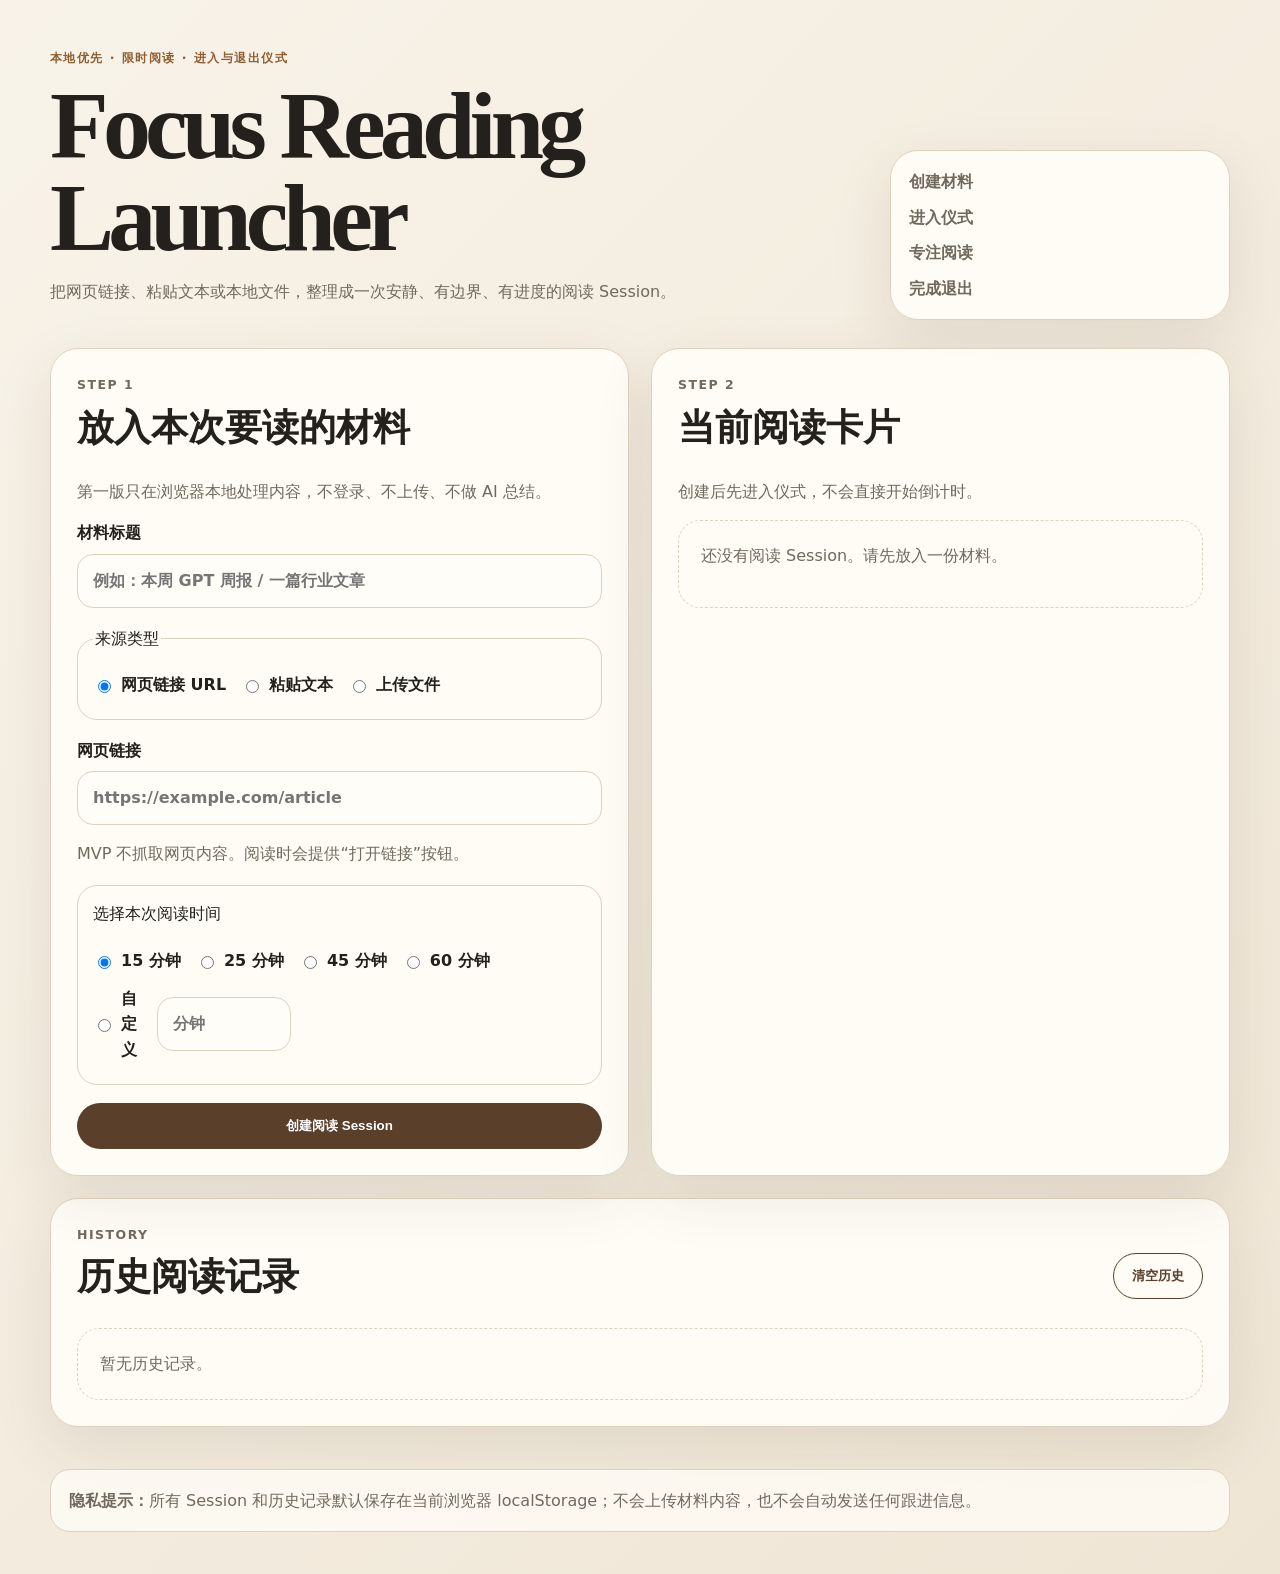
<file: index.html>
<!doctype html>
<html lang="zh-CN">
  <head>
    <meta charset="utf-8">
    <meta name="viewport" content="width=device-width, initial-scale=1">
    <title>Focus Reading Launcher</title>
    <link rel="stylesheet" href="styles.css">
  </head>
  <body>
    <div class="app-shell">
      <header class="hero">
        <p class="eyebrow">本地优先 · 限时阅读 · 进入与退出仪式</p>
        <div class="hero-grid">
          <div>
            <h1>Focus Reading Launcher</h1>
            <p class="subtitle">把网页链接、粘贴文本或本地文件，整理成一次安静、有边界、有进度的阅读 Session。</p>
          </div>
          <div class="stage-map" aria-label="阅读阶段">
            <span>创建材料</span>
            <span>进入仪式</span>
            <span>专注阅读</span>
            <span>完成退出</span>
          </div>
        </div>
      </header>

      <main>
        <section id="homeView" class="view is-active" aria-label="首页">
          <div class="layout-grid">
            <section class="panel input-panel">
              <div class="section-heading">
                <p class="eyebrow dark">Step 1</p>
                <h2>放入本次要读的材料</h2>
                <p>第一版只在浏览器本地处理内容，不登录、不上传、不做 AI 总结。</p>
              </div>

              <form id="sessionForm" class="session-form">
                <label>
                  材料标题
                  <input id="titleInput" type="text" placeholder="例如：本周 GPT 周报 / 一篇行业文章">
                </label>

                <fieldset class="source-tabs" aria-label="材料来源类型">
                  <legend>来源类型</legend>
                  <label><input type="radio" name="sourceType" value="link" checked> 网页链接 URL</label>
                  <label><input type="radio" name="sourceType" value="text"> 粘贴文本</label>
                  <label><input type="radio" name="sourceType" value="file"> 上传文件</label>
                </fieldset>

                <div class="source-box" data-source-panel="link">
                  <label>
                    网页链接
                    <input id="urlInput" type="url" placeholder="https://example.com/article">
                  </label>
                  <p class="hint">MVP 不抓取网页内容。阅读时会提供“打开链接”按钮。</p>
                </div>

                <div class="source-box is-hidden" data-source-panel="text">
                  <label>
                    粘贴内容
                    <textarea id="textInput" rows="10" placeholder="粘贴 GPT 周报、文章摘录、会议资料或你想集中阅读的文本"></textarea>
                  </label>
                </div>

                <div class="source-box is-hidden" data-source-panel="file">
                  <label>
                    本地文件
                    <input id="fileInput" type="file" accept=".txt,.md,.pdf,text/plain,text/markdown,application/pdf">
                  </label>
                  <p class="hint" id="fileHint">支持 txt / md 直接预览；pdf 第一版仅保存文件名并显示后续解析提示。</p>
                </div>

                <div class="time-picker">
                  <p>选择本次阅读时间</p>
                  <div class="time-options" id="timeOptions">
                    <label><input type="radio" name="duration" value="15" checked>15 分钟</label>
                    <label><input type="radio" name="duration" value="25">25 分钟</label>
                    <label><input type="radio" name="duration" value="45">45 分钟</label>
                    <label><input type="radio" name="duration" value="60">60 分钟</label>
                    <label class="custom-time"><input type="radio" name="duration" value="custom">自定义 <input id="customMinutes" type="number" min="1" max="240" placeholder="分钟"></label>
                  </div>
                </div>

                <button class="primary-action" type="submit">创建阅读 Session</button>
              </form>
            </section>

            <aside class="panel session-panel">
              <div class="section-heading">
                <p class="eyebrow dark">Step 2</p>
                <h2>当前阅读卡片</h2>
                <p>创建后先进入仪式，不会直接开始倒计时。</p>
              </div>
              <div id="currentSessionCard" class="empty-card">
                <p>还没有阅读 Session。请先放入一份材料。</p>
              </div>
            </aside>
          </div>

          <section class="panel history-panel">
            <div class="section-heading row-heading">
              <div>
                <p class="eyebrow dark">History</p>
                <h2>历史阅读记录</h2>
              </div>
              <button id="clearHistoryButton" class="ghost-action" type="button">清空历史</button>
            </div>
            <div id="historyList" class="history-list"></div>
          </section>
        </section>

        <section id="ritualView" class="view ritual-view" aria-label="进入仪式">
          <div class="ritual-card">
            <p class="eyebrow dark">进入仪式</p>
            <h2 id="ritualTitle">准备开始阅读</h2>
            <div class="breath-circle" aria-hidden="true">读</div>
            <ul class="ritual-steps">
              <li>把这次阅读只当作一个小 Session，不处理其他任务。</li>
              <li>确认手机、聊天窗口和无关标签页不会打断你。</li>
              <li>在心里选一个问题：我读完后最想带走什么？</li>
            </ul>
            <button id="enterReadingButton" class="primary-action" type="button">我已进入阅读状态</button>
            <button id="cancelRitualButton" class="text-action" type="button">返回首页</button>
          </div>
        </section>

        <section id="readingView" class="view" aria-label="阅读页面">
          <div class="reading-layout">
            <aside class="reading-status panel">
              <p class="eyebrow dark">专注阅读中</p>
              <h2 id="readingTitle">阅读标题</h2>
              <div class="timer" id="timerDisplay">25:00</div>
              <div class="progress-block">
                <div class="progress-label"><span>时间进度</span><strong id="timeProgressText">0%</strong></div>
                <div class="progress-track"><div id="timeProgressBar" class="progress-fill time-fill"></div></div>
              </div>
              <div class="progress-block">
                <div class="progress-label"><span>阅读进度</span><strong id="readingProgressText">0%</strong></div>
                <input id="readingProgressRange" type="range" min="0" max="100" step="5" value="0">
                <div class="quick-progress">
                  <button type="button" data-progress="25">25%</button>
                  <button type="button" data-progress="50">50%</button>
                  <button type="button" data-progress="75">75%</button>
                  <button type="button" data-progress="100">100%</button>
                </div>
              </div>
              <label>
                标记一个关键点
                <textarea id="keyPointInput" rows="4" placeholder="写下一个你不想忘记的点"></textarea>
              </label>
              <div class="reading-actions">
                <button id="saveKeyPointButton" class="ghost-action" type="button">保存关键点</button>
                <button id="finishReadingButton" class="primary-action" type="button">我读完了</button>
              </div>
            </aside>

            <article class="content-panel panel">
              <div class="content-toolbar">
                <div>
                  <p class="eyebrow dark" id="sourceTypeLabel">text</p>
                  <h2>阅读内容</h2>
                </div>
                <a id="openLinkButton" class="link-button is-hidden" href="#" target="_blank" rel="noopener noreferrer">打开链接</a>
              </div>
              <div id="contentArea" class="content-area"></div>
              <div class="key-points">
                <h3>本次关键点</h3>
                <ul id="keyPointList"></ul>
              </div>
            </article>
          </div>
        </section>

        <section id="exitView" class="view ritual-view" aria-label="退出仪式">
          <div class="ritual-card exit-card">
            <p class="eyebrow dark">退出仪式</p>
            <h2>把阅读收束成一个明确收获</h2>
            <p id="exitMeta" class="exit-meta"></p>
            <label>
              读到最重要的点
              <textarea id="takeawayInput" rows="5" placeholder="一句话写清：这次阅读最值得带走的判断、事实或问题"></textarea>
            </label>
            <label>
              下一步可选动作（可留空）
              <input id="nextActionInput" type="text" placeholder="例如：明天复读第 3 部分 / 发给同事讨论 / 放弃继续研究">
            </label>
            <button id="completeExitButton" class="primary-action" type="button">完成退出并保存记录</button>
          </div>
        </section>
      </main>

      <footer>
        <strong>隐私提示：</strong>所有 Session 和历史记录默认保存在当前浏览器 localStorage；不会上传材料内容，也不会自动发送任何跟进信息。
      </footer>
    </div>

    <script src="app.js"></script>
  </body>
</html>
</file>
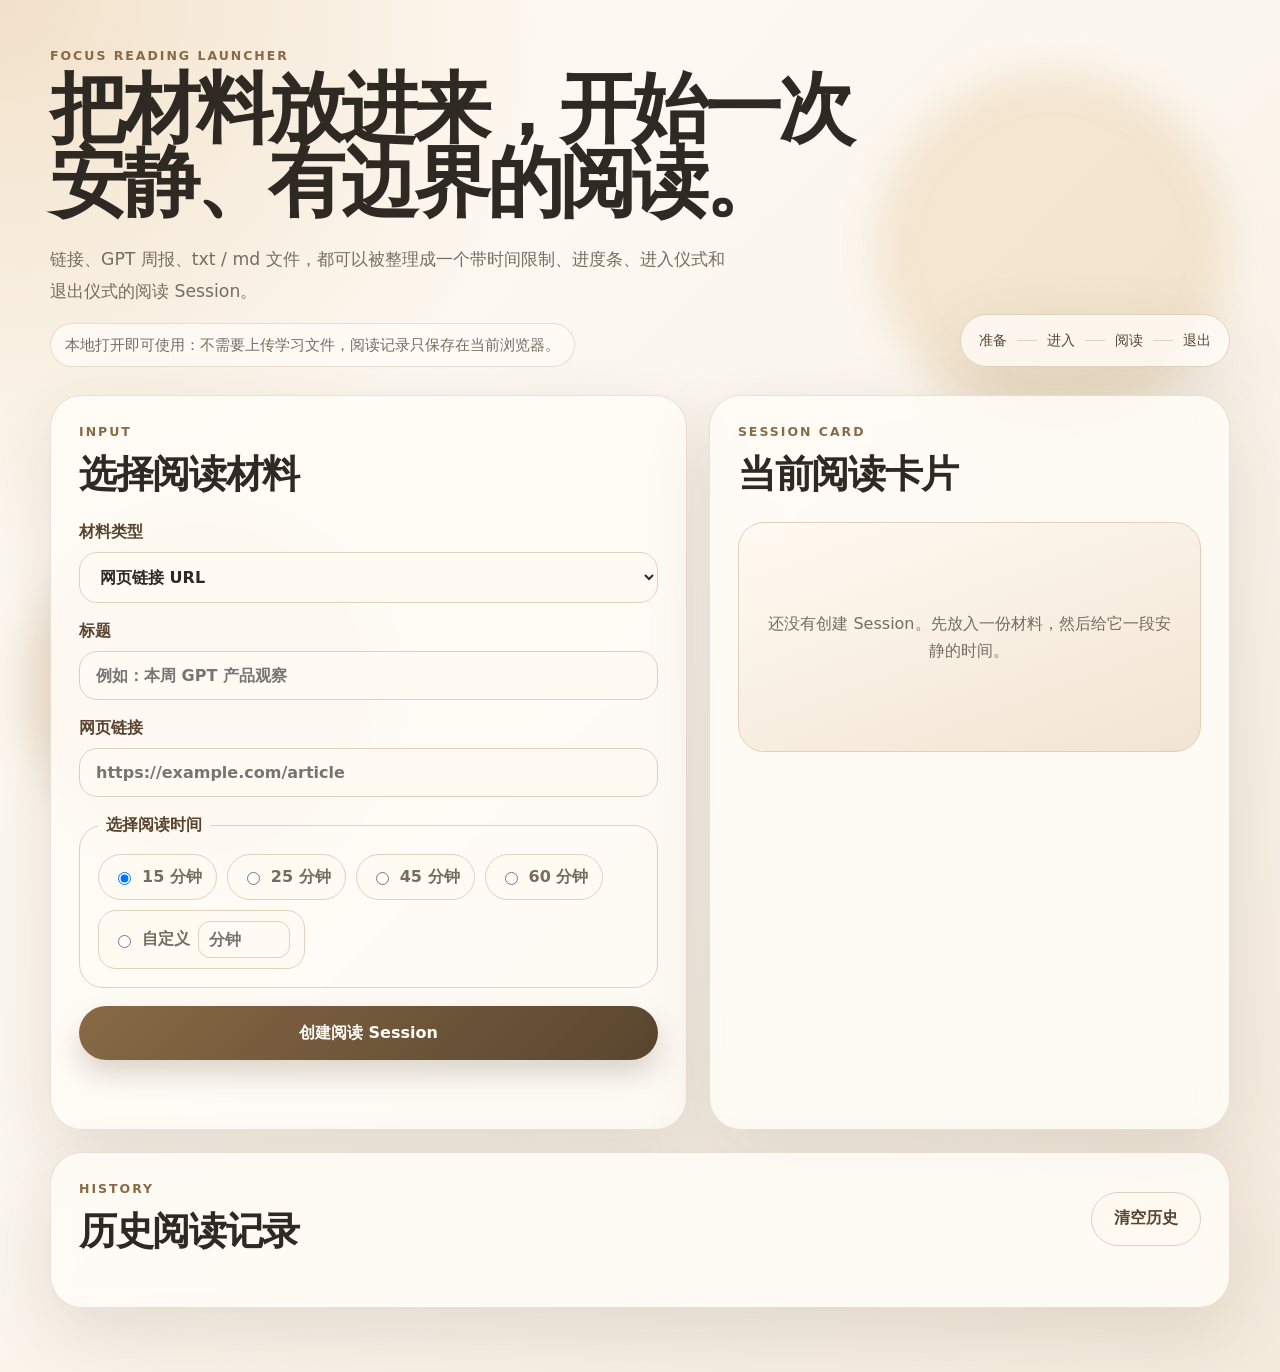
<file: web/index.html>
<!doctype html>
<html lang="zh-CN">
  <head>
    <meta charset="utf-8" />
    <meta name="viewport" content="width=device-width, initial-scale=1" />
    <meta name="description" content="Focus Reading Launcher turns links, pasted notes, and local files into timed reading sessions with entry and exit rituals." />
    <title>Focus Reading Launcher</title>
    <link rel="stylesheet" href="styles.css" />
  </head>
  <body>
    <div class="ambient ambient-one"></div>
    <div class="ambient ambient-two"></div>

    <main class="app-shell">
      <header class="hero">
        <p class="eyebrow">Focus Reading Launcher</p>
        <div class="hero-grid">
          <div>
            <h1>把材料放进来，开始一次安静、有边界的阅读。</h1>
            <p class="hero-copy">
              链接、GPT 周报、txt / md 文件，都可以被整理成一个带时间限制、进度条、进入仪式和退出仪式的阅读 Session。
            </p>
            <p class="local-note">本地打开即可使用：不需要上传学习文件，阅读记录只保存在当前浏览器。</p>
          </div>
          <div class="stage-map" aria-label="阅读流程">
            <span>准备</span>
            <strong></strong>
            <span>进入</span>
            <strong></strong>
            <span>阅读</span>
            <strong></strong>
            <span>退出</span>
          </div>
        </div>
      </header>

      <section id="homeView" class="view active" aria-label="创建阅读 Session">
        <div class="two-column">
          <section class="panel input-panel">
            <div class="panel-heading">
              <p class="eyebrow">Input</p>
              <h2>选择阅读材料</h2>
            </div>

            <form id="sessionForm" class="session-form">
              <label class="field">
                <span>材料类型</span>
                <select id="sourceType" required>
                  <option value="link">网页链接 URL</option>
                  <option value="text">粘贴文本 / GPT 周报</option>
                  <option value="file">本地文件 txt / md / pdf</option>
                </select>
              </label>

              <label class="field">
                <span>标题</span>
                <input id="titleInput" type="text" placeholder="例如：本周 GPT 产品观察" />
              </label>

              <label class="field source-field" data-type="link">
                <span>网页链接</span>
                <input id="urlInput" type="url" placeholder="https://example.com/article" />
              </label>

              <label class="field source-field hidden" data-type="text">
                <span>粘贴内容</span>
                <textarea id="textInput" rows="9" placeholder="把 GPT 周报、文章片段或学习笔记粘贴到这里..."></textarea>
              </label>

              <label class="field source-field hidden" data-type="file">
                <span>上传文件</span>
                <input id="fileInput" type="file" accept=".txt,.md,.pdf,text/plain,text/markdown,application/pdf" />
                <small id="fileHint">本地读取，不上传学习文件。第一版会读取 txt / md；PDF 暂时保留占位提示，后续接解析。</small>
              </label>

              <fieldset class="duration-picker">
                <legend>选择阅读时间</legend>
                <div class="duration-options" id="durationOptions">
                  <label><input type="radio" name="duration" value="15" checked />15 分钟</label>
                  <label><input type="radio" name="duration" value="25" />25 分钟</label>
                  <label><input type="radio" name="duration" value="45" />45 分钟</label>
                  <label><input type="radio" name="duration" value="60" />60 分钟</label>
                  <label class="custom-duration"><input type="radio" name="duration" value="custom" />自定义 <input id="customMinutes" type="number" min="1" max="240" placeholder="分钟" /></label>
                </div>
              </fieldset>

              <button class="primary-button" type="submit">创建阅读 Session</button>
              <p id="formMessage" class="form-message" role="status"></p>
            </form>
          </section>

          <aside class="panel session-panel">
            <div class="panel-heading">
              <p class="eyebrow">Session Card</p>
              <h2>当前阅读卡片</h2>
            </div>
            <article id="sessionCard" class="session-card empty">
              <p class="muted">还没有创建 Session。先放入一份材料，然后给它一段安静的时间。</p>
            </article>
          </aside>
        </div>

        <section class="panel history-panel">
          <div class="panel-heading row-heading">
            <div>
              <p class="eyebrow">History</p>
              <h2>历史阅读记录</h2>
            </div>
            <button id="clearHistoryButton" class="ghost-button" type="button">清空历史</button>
          </div>
          <div id="historyList" class="history-list"></div>
        </section>
      </section>

      <section id="ritualView" class="view ritual-view" aria-label="进入仪式">
        <div class="ritual-card">
          <p class="eyebrow">Entry Ritual</p>
          <h2>进入阅读状态</h2>
          <div class="breathing-orb" aria-hidden="true"><span></span></div>
          <p class="ritual-copy">把手机放远，关闭多余标签页。接下来只需要守住这一份材料和这段时间。</p>
          <ul class="ritual-list">
            <li>我知道这次阅读的主题。</li>
            <li>我允许自己慢下来。</li>
            <li>倒计时会在确认后才开始。</li>
          </ul>
          <div class="ritual-actions">
            <button id="backHomeButton" class="ghost-button" type="button">返回修改</button>
            <button id="enterReadingButton" class="primary-button" type="button">我已进入阅读状态</button>
          </div>
        </div>
      </section>

      <section id="readingView" class="view reading-view" aria-label="阅读页面">
        <div class="reading-layout">
          <section class="panel reading-main">
            <p class="eyebrow">Reading</p>
            <h2 id="readingTitle">阅读标题</h2>
            <div id="contentArea" class="content-area"></div>
          </section>

          <aside class="panel reading-side">
            <p class="eyebrow">Timer</p>
            <div id="timerDisplay" class="timer-display">25:00</div>
            <label class="progress-block">
              <span>时间进度</span>
              <progress id="timeProgress" max="100" value="0"></progress>
            </label>

            <label class="progress-block">
              <span>阅读进度：<strong id="readingProgressText">0%</strong></span>
              <input id="readingProgressRange" type="range" min="0" max="100" step="5" value="0" />
            </label>
            <div class="quick-progress" aria-label="快速设置阅读进度">
              <button type="button" data-progress="25">25%</button>
              <button type="button" data-progress="50">50%</button>
              <button type="button" data-progress="75">75%</button>
              <button type="button" data-progress="100">100%</button>
            </div>

            <label class="field">
              <span>标记一个关键点</span>
              <textarea id="keyPointInput" rows="5" placeholder="此刻读到的一个关键点..."></textarea>
            </label>
            <button id="finishReadingButton" class="primary-button" type="button">我读完了</button>
          </aside>
        </div>
      </section>

      <section id="exitView" class="view ritual-view" aria-label="退出仪式">
        <div class="ritual-card exit-card">
          <p class="eyebrow">Exit Ritual</p>
          <h2>完成退出</h2>
          <p class="ritual-copy">在离开之前，留下一句话。它会成为这次阅读真正带走的东西。</p>
          <label class="field">
            <span>读到最重要的点</span>
            <textarea id="takeawayInput" rows="6" placeholder="例如：这篇文章真正提醒我的是..."></textarea>
          </label>
          <p id="exitMessage" class="form-message" role="status"></p>
          <button id="completeExitButton" class="primary-button" type="button">完成退出并保存记录</button>
        </div>
      </section>
    </main>

    <script src="app.js"></script>
  </body>
</html>
</file>
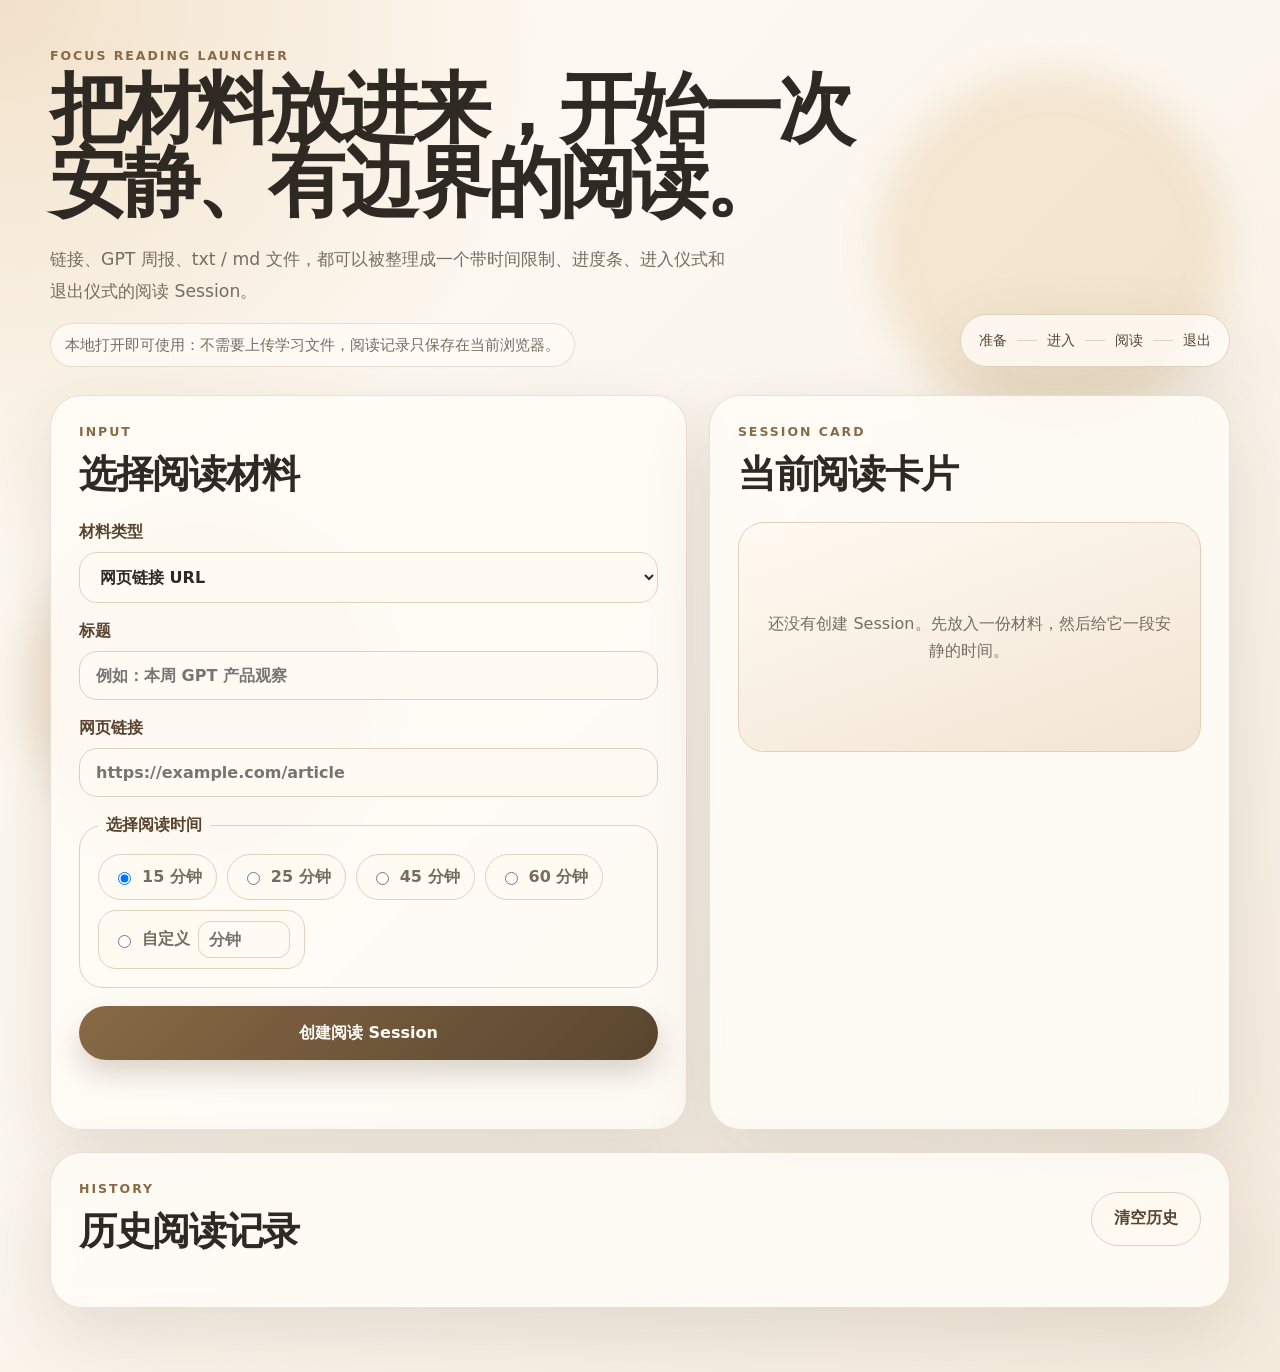
<file: Focus Reading Launcher.html>
<!doctype html>
<html lang="zh-CN">
  <head>
    <meta charset="utf-8" />
    <meta name="viewport" content="width=device-width, initial-scale=1" />
    <meta http-equiv="refresh" content="0; url=web/index.html" />
    <title>打开 Focus Reading Launcher</title>
    <style>
      :root {
        color-scheme: light;
        --paper: #fffaf2;
        --ink: #2e2a23;
        --muted: #766b5c;
        --line: #d9c9b4;
        --accent: #8b5e34;
      }

      body {
        margin: 0;
        min-height: 100vh;
        display: grid;
        place-items: center;
        font-family: -apple-system, BlinkMacSystemFont, "Segoe UI", "PingFang SC", "Microsoft YaHei", sans-serif;
        color: var(--ink);
        background:
          radial-gradient(circle at top left, rgba(255, 255, 255, 0.9), transparent 34rem),
          #f7f1e8;
      }

      main {
        width: min(560px, calc(100vw - 40px));
        padding: 34px;
        border: 1px solid var(--line);
        border-radius: 28px;
        background: var(--paper);
        box-shadow: 0 24px 80px rgba(71, 54, 31, 0.12);
        text-align: center;
      }

      .icon {
        width: 72px;
        height: 72px;
        display: grid;
        place-items: center;
        margin: 0 auto 18px;
        border-radius: 24px;
        background: #efe1cf;
        font-size: 34px;
      }

      h1 {
        margin: 0 0 10px;
        font-size: clamp(28px, 5vw, 42px);
        letter-spacing: -0.04em;
      }

      p {
        margin: 0 0 20px;
        color: var(--muted);
        line-height: 1.75;
      }

      a {
        display: inline-flex;
        align-items: center;
        justify-content: center;
        min-height: 48px;
        padding: 0 24px;
        border-radius: 999px;
        color: #fffaf2;
        background: var(--accent);
        text-decoration: none;
        font-weight: 700;
      }

      small {
        display: block;
        margin-top: 18px;
        color: #8f8170;
        line-height: 1.6;
      }
    </style>
  </head>
  <body>
    <main aria-labelledby="title">
      <div class="icon" aria-hidden="true">📖</div>
      <h1 id="title">Focus Reading Launcher</h1>
      <p>正在打开本地阅读应用。这个版本不需要上传，不需要终端，也不会把学习材料发送到网络。</p>
      <a href="web/index.html">进入阅读 Session</a>
      <small>如果没有自动打开，请点击上面的按钮。之后可以给这个文件创建桌面快捷方式；不要只把它单独复制走，因为它需要旁边的 web/ 文件夹。</small>
    </main>
  </body>
</html>
</file>
<file: styles.css>
:root{--bg:#f4efe6;--card:#fffdf7;--text:#24211d;--muted:#71695d;--border:#ded2bf;--primary:#5a3f2b;--accent:#c6854f}*{box-sizing:border-box}body{margin:0;background:linear-gradient(135deg,#f8f3e9,#efe5d5);color:var(--text);font-family:Inter,system-ui,-apple-system,BlinkMacSystemFont,"Segoe UI",sans-serif;line-height:1.6}.app-shell{width:min(1180px,94vw);margin:auto}.hero{padding:48px 0 28px}.hero-grid,.layout-grid,.reading-layout{display:grid;grid-template-columns:1fr 1fr;gap:22px}.hero-grid{grid-template-columns:1fr 340px;align-items:end}h1,h2,h3,p{margin-top:0}h1,h2{font-family:Georgia,"Times New Roman",serif}h1{font-size:clamp(2.7rem,8vw,6rem);line-height:.95;letter-spacing:-.06em;margin-bottom:16px}h2{font-size:clamp(1.6rem,3vw,2.3rem);line-height:1.1}.subtitle,.hint,.section-heading p,footer{color:var(--muted)}.eyebrow{font-size:.78rem;font-weight:800;letter-spacing:.12em;text-transform:uppercase;color:#8f5f32}.stage-map,.panel,.ritual-card{border:1px solid var(--border);border-radius:28px;background:rgba(255,253,247,.94);box-shadow:0 20px 60px rgba(68,51,31,.1)}.stage-map{display:grid;gap:10px;padding:18px}.stage-map span{font-weight:700;color:var(--muted)}.panel{padding:26px}.view{display:none}.view.is-active{display:block}.ritual-view.is-active{display:grid;place-items:center;min-height:65vh}.ritual-card{width:min(720px,100%);padding:42px;text-align:center}.session-form label,.reading-status label,.exit-card label{display:grid;gap:8px;margin:16px 0;font-weight:800}input[type=text],input[type=url],input[type=number],textarea{width:100%;border:1px solid var(--border);border-radius:16px;padding:13px 15px;background:#fffdf8;font:inherit}.source-tabs,.time-picker{margin:18px 0;border:1px solid var(--border);border-radius:20px;padding:15px}.source-tabs label,.time-options label{display:inline-flex;align-items:center;gap:7px;margin:6px 10px 6px 0}.is-hidden{display:none!important}.primary-action,.ghost-action,.text-action,.link-button{display:inline-flex;justify-content:center;align-items:center;min-height:46px;border-radius:999px;padding:11px 18px;font-weight:800;text-decoration:none}.primary-action{width:100%;border:0;background:var(--primary);color:white}.ghost-action,.link-button{border:1px solid var(--primary);background:transparent;color:var(--primary)}.text-action{width:100%;border:0;background:transparent;color:var(--muted)}.empty-card,.empty-history{padding:22px;border:1px dashed var(--border);border-radius:22px;color:var(--muted)}.reading-card{padding:22px;border-radius:24px;background:linear-gradient(160deg,#fffdf8,#f2e4d2)}.meta-grid,.history-item dl{display:grid;grid-template-columns:repeat(2,1fr);gap:12px}.progress-track{height:11px;border-radius:999px;background:#e4d8c8;overflow:hidden}.progress-fill{height:100%;background:#5b8061}.history-panel{margin:22px 0 42px}.history-list{display:grid;gap:14px}.history-item{padding:18px;border:1px solid var(--border);border-radius:22px}.breath-circle{display:grid;place-items:center;width:130px;height:130px;margin:28px auto;border-radius:50%;background:#ead1af;font-family:Georgia,serif;font-size:3rem}.ritual-steps{text-align:left}.timer{font-family:Georgia,serif;font-size:clamp(3rem,10vw,5.5rem);line-height:1}.quick-progress,.reading-actions{display:grid;grid-template-columns:repeat(4,1fr);gap:8px;margin-top:10px}.reading-actions{grid-template-columns:1fr 1fr}.quick-progress button{border:1px solid var(--border);border-radius:999px;padding:8px;background:#fffdf8}.content-area{min-height:420px;max-height:62vh;overflow:auto;padding:20px;border:1px solid var(--border);border-radius:22px;background:#fffdf8}.content-area pre{white-space:pre-wrap;word-break:break-word;font-family:Georgia,serif}.key-points{margin-top:18px;padding:16px;border-radius:20px;background:#f0dfc9}.row-heading,.content-toolbar,.progress-label{display:flex;justify-content:space-between;align-items:center;gap:16px}footer{margin:24px 0 42px;padding:18px;border:1px solid var(--border);border-radius:20px;background:rgba(255,253,247,.8)}@media(max-width:860px){.hero-grid,.layout-grid,.reading-layout{grid-template-columns:1fr}.quick-progress,.reading-actions{grid-template-columns:1fr 1fr}}
</file>
<file: web/styles.css>
:root {
  --paper: #fbf6ee;
  --paper-deep: #f1e5d3;
  --ink: #2e2a23;
  --muted: #756d61;
  --line: #dfd0bc;
  --accent: #886a45;
  --accent-dark: #59452f;
  --accent-soft: #ead8bf;
  --white: #fffdf8;
  --shadow: 0 24px 70px rgba(68, 47, 24, 0.12);
}

* { box-sizing: border-box; }

body {
  margin: 0;
  min-height: 100vh;
  font-family: Inter, ui-sans-serif, system-ui, -apple-system, BlinkMacSystemFont, "Segoe UI", sans-serif;
  color: var(--ink);
  background:
    radial-gradient(circle at top left, rgba(223, 190, 145, 0.42), transparent 34rem),
    linear-gradient(135deg, #fffaf2 0%, var(--paper) 45%, #f4eadc 100%);
}

button, input, select, textarea { font: inherit; }
button { cursor: pointer; }
textarea { resize: vertical; }

.ambient {
  position: fixed;
  width: 22rem;
  height: 22rem;
  border-radius: 999px;
  filter: blur(18px);
  opacity: 0.32;
  pointer-events: none;
}
.ambient-one { top: 8%; right: 4%; background: #e5c391; }
.ambient-two { bottom: 4%; left: 2%; background: #d9b991; }

.app-shell {
  position: relative;
  width: min(1180px, calc(100% - 32px));
  margin: 0 auto;
  padding: 48px 0 64px;
}

.hero { margin-bottom: 28px; }
.eyebrow {
  margin: 0 0 10px;
  color: var(--accent);
  font-size: 0.78rem;
  font-weight: 800;
  letter-spacing: 0.16em;
  text-transform: uppercase;
}
.hero-grid {
  display: grid;
  grid-template-columns: minmax(0, 1fr) auto;
  gap: 32px;
  align-items: end;
}
h1 {
  max-width: 820px;
  margin: 0;
  font-family: Georgia, "Times New Roman", serif;
  font-size: clamp(2.35rem, 6vw, 5rem);
  line-height: 0.96;
  letter-spacing: -0.055em;
}
.hero-copy {
  max-width: 690px;
  margin: 24px 0 0;
  color: var(--muted);
  font-size: 1.08rem;
  line-height: 1.8;
}

.local-note {
  display: inline-flex;
  margin: 16px 0 0;
  padding: 10px 14px;
  border: 1px solid rgba(136, 106, 69, 0.2);
  border-radius: 999px;
  color: var(--muted);
  background: rgba(255, 253, 248, 0.72);
  font-size: 0.95rem;
  line-height: 1.5;
}
.stage-map {
  display: grid;
  grid-template-columns: repeat(7, auto);
  gap: 10px;
  align-items: center;
  padding: 16px 18px;
  border: 1px solid var(--line);
  border-radius: 999px;
  background: rgba(255, 253, 248, 0.74);
  box-shadow: var(--shadow);
  white-space: nowrap;
}
.stage-map span { font-size: 0.9rem; color: var(--accent-dark); }
.stage-map strong { width: 20px; height: 1px; background: var(--line); }

.view { display: none; }
.view.active { display: block; }
.two-column {
  display: grid;
  grid-template-columns: minmax(0, 1.1fr) minmax(320px, 0.9fr);
  gap: 22px;
}
.panel {
  border: 1px solid rgba(133, 101, 60, 0.18);
  border-radius: 32px;
  padding: 28px;
  background: rgba(255, 253, 248, 0.82);
  box-shadow: var(--shadow);
  backdrop-filter: blur(14px);
}
.panel h2, .ritual-card h2 {
  margin: 0;
  font-family: Georgia, "Times New Roman", serif;
  font-size: clamp(1.7rem, 3vw, 2.5rem);
  letter-spacing: -0.035em;
}
.panel-heading { margin-bottom: 22px; }
.row-heading { display: flex; align-items: center; justify-content: space-between; gap: 20px; }
.session-form { display: grid; gap: 18px; }
.field { display: grid; gap: 9px; color: var(--accent-dark); font-weight: 700; }
.field input, .field select, .field textarea, #customMinutes {
  width: 100%;
  border: 1px solid var(--line);
  border-radius: 18px;
  padding: 14px 16px;
  color: var(--ink);
  background: #fffaf2;
  outline: none;
  transition: border-color 0.2s, box-shadow 0.2s, background 0.2s;
}
.field input:focus, .field select:focus, .field textarea:focus, #customMinutes:focus {
  border-color: var(--accent);
  box-shadow: 0 0 0 4px rgba(136, 106, 69, 0.12);
  background: #fffdf8;
}
.field small { color: var(--muted); font-weight: 500; line-height: 1.6; }
.hidden { display: none !important; }
.duration-picker {
  margin: 0;
  padding: 18px;
  border: 1px solid var(--line);
  border-radius: 24px;
}
.duration-picker legend { padding: 0 8px; color: var(--accent-dark); font-weight: 800; }
.duration-options { display: flex; flex-wrap: wrap; gap: 10px; }
.duration-options label {
  display: inline-flex;
  align-items: center;
  gap: 8px;
  min-height: 46px;
  padding: 10px 14px;
  border: 1px solid var(--line);
  border-radius: 999px;
  background: #fffaf2;
  color: var(--muted);
  font-weight: 700;
}
.custom-duration { border-radius: 18px !important; }
#customMinutes { max-width: 92px; padding: 8px 10px; border-radius: 12px; }
.primary-button, .ghost-button {
  min-height: 54px;
  border-radius: 999px;
  padding: 14px 22px;
  font-weight: 850;
  border: 0;
}
.primary-button {
  color: #fffdf8;
  background: linear-gradient(135deg, var(--accent), var(--accent-dark));
  box-shadow: 0 14px 28px rgba(89, 69, 47, 0.22);
}
.ghost-button {
  color: var(--accent-dark);
  background: rgba(255, 250, 242, 0.72);
  border: 1px solid var(--line);
}
.form-message { min-height: 1.4em; margin: 0; color: #98613d; font-weight: 700; }
.muted { color: var(--muted); line-height: 1.7; }
.session-card {
  display: grid;
  gap: 16px;
  min-height: 230px;
  padding: 22px;
  border-radius: 26px;
  background: linear-gradient(160deg, #fffaf2, #f2e4d2);
  border: 1px solid var(--line);
}
.session-card.empty { place-items: center; text-align: center; }
.session-card h3 { margin: 0; font-size: 1.45rem; }
.meta-grid { display: grid; grid-template-columns: 1fr 1fr; gap: 12px; }
.meta-item { padding: 13px; border-radius: 18px; background: rgba(255,255,255,0.48); }
.meta-item span { display: block; color: var(--muted); font-size: 0.78rem; margin-bottom: 4px; }
.card-progress { width: 100%; height: 12px; accent-color: var(--accent); }
.history-panel { margin-top: 22px; }
.history-list { display: grid; gap: 12px; }
.history-item {
  display: grid;
  grid-template-columns: 120px minmax(0, 1fr) 96px 110px 90px minmax(180px, 1.2fr);
  gap: 14px;
  align-items: center;
  padding: 16px;
  border: 1px solid var(--line);
  border-radius: 22px;
  background: rgba(255, 250, 242, 0.72);
}
.history-item strong { overflow-wrap: anywhere; }
.history-item span, .history-item p { margin: 0; color: var(--muted); line-height: 1.5; }
.ritual-view { min-height: 68vh; place-items: center; }
.ritual-view.active { display: grid; }
.ritual-card {
  width: min(720px, 100%);
  padding: clamp(28px, 6vw, 56px);
  border: 1px solid rgba(133, 101, 60, 0.18);
  border-radius: 42px;
  background: rgba(255, 253, 248, 0.9);
  box-shadow: var(--shadow);
  text-align: center;
}
.breathing-orb {
  display: grid;
  place-items: center;
  width: 180px;
  height: 180px;
  margin: 34px auto;
  border-radius: 999px;
  background: radial-gradient(circle, #fffdf8 0 30%, #ead8bf 31% 100%);
}
.breathing-orb span {
  width: 82px;
  height: 82px;
  border-radius: 999px;
  background: var(--accent);
  opacity: 0.68;
  animation: breathe 4.8s ease-in-out infinite;
}
@keyframes breathe { 0%,100% { transform: scale(0.78); opacity: 0.42; } 50% { transform: scale(1.12); opacity: 0.72; } }
.ritual-copy { margin: 18px auto; max-width: 560px; color: var(--muted); line-height: 1.8; }
.ritual-list { display: inline-grid; gap: 8px; margin: 10px auto 28px; padding-left: 22px; text-align: left; color: var(--accent-dark); }
.ritual-actions { display: flex; justify-content: center; gap: 14px; flex-wrap: wrap; }
.reading-layout { display: grid; grid-template-columns: minmax(0, 1fr) 360px; gap: 22px; align-items: start; }
.reading-main, .reading-side { min-height: 70vh; }
.content-area {
  margin-top: 20px;
  max-height: 58vh;
  overflow: auto;
  padding: 24px;
  border-radius: 24px;
  border: 1px solid var(--line);
  background: #fffaf2;
  color: #3d372e;
  line-height: 1.85;
  white-space: pre-wrap;
}
.content-area a { color: var(--accent-dark); font-weight: 800; }
.timer-display {
  margin: 12px 0 22px;
  font-variant-numeric: tabular-nums;
  font-size: clamp(3rem, 7vw, 5rem);
  font-weight: 850;
  letter-spacing: -0.06em;
}
.progress-block { display: grid; gap: 10px; margin-bottom: 18px; color: var(--accent-dark); font-weight: 800; }
progress { width: 100%; height: 14px; accent-color: var(--accent); }
input[type="range"] { width: 100%; accent-color: var(--accent); }
.quick-progress { display: grid; grid-template-columns: repeat(4, 1fr); gap: 8px; margin-bottom: 20px; }
.quick-progress button {
  border: 1px solid var(--line);
  border-radius: 14px;
  padding: 10px 6px;
  color: var(--accent-dark);
  background: #fffaf2;
  font-weight: 800;
}
.exit-card { text-align: left; }
.exit-card .eyebrow, .exit-card h2, .exit-card .ritual-copy { text-align: center; }
.exit-card .ritual-copy { margin-bottom: 24px; }

@media (max-width: 900px) {
  .hero-grid, .two-column, .reading-layout { grid-template-columns: 1fr; }
  .stage-map { justify-self: start; overflow-x: auto; max-width: 100%; }
  .history-item { grid-template-columns: 1fr; }
  .reading-main, .reading-side { min-height: auto; }
}

@media (prefers-reduced-motion: reduce) {
  *, *::before, *::after { animation-duration: 0.01ms !important; animation-iteration-count: 1 !important; scroll-behavior: auto !important; }
}
</file>
